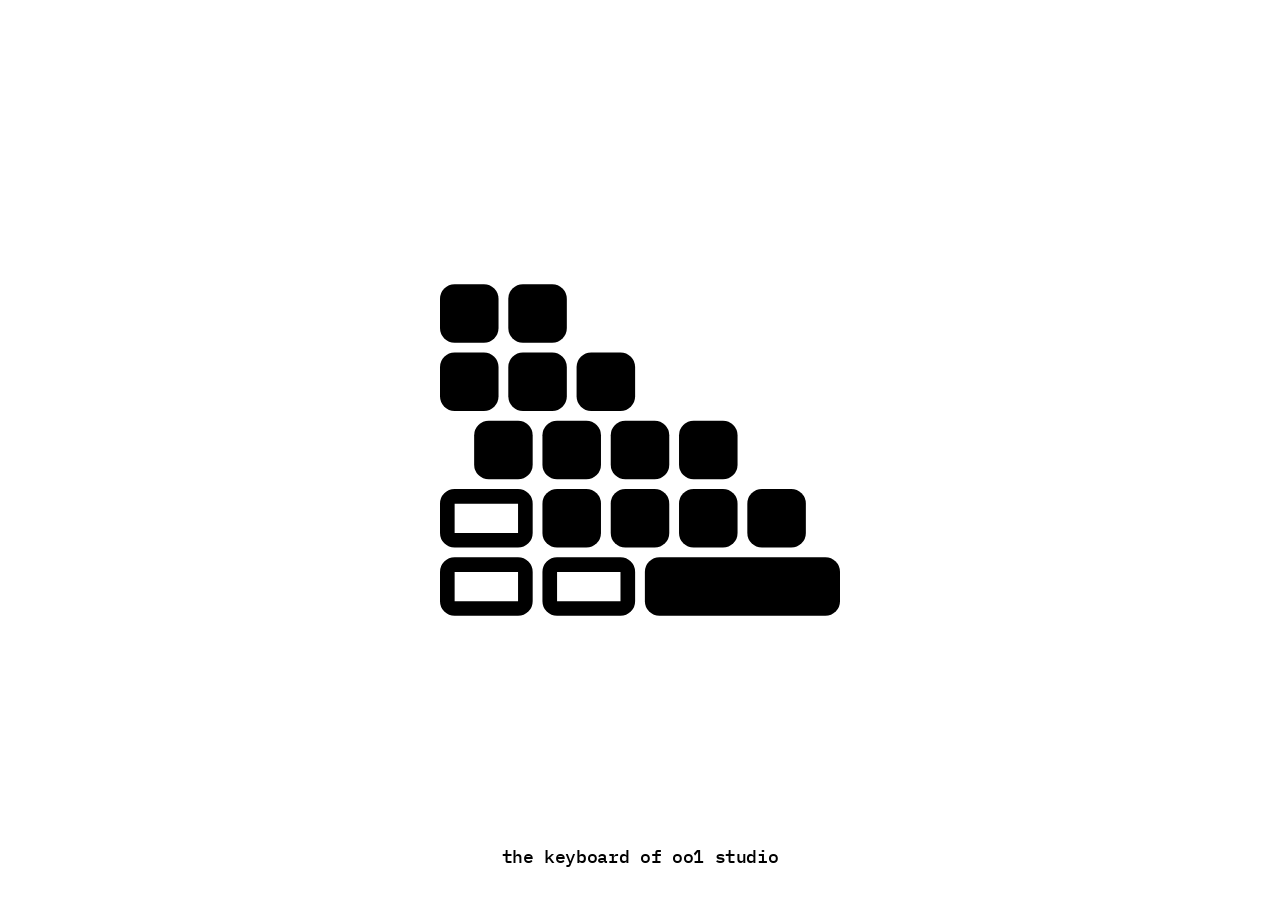
<file: index.html>
<!DOCTYPE html>
<html lang="en">
<head>
    <meta charset="UTF-8">
    <meta name="viewport" content="width=device-width, initial-scale=1.0">
    <title>the keyboard of oo1 studio</title>
        <link rel="icon" type="image/svg+xml" href="./assets/images/lok.svg">
    <link rel="stylesheet" href="./css/global.css">
        <link rel="stylesheet" href="./css/home.css">
    </head>
    <body>
        <main class="home-container">
                <img src="./assets/images/lok.svg" alt="oo1 studio logo" class="brand-logo">
                <h1 class="brand-title">the keyboard of oo1 studio</h1>
            </main>
    </body>
</html>
</file>
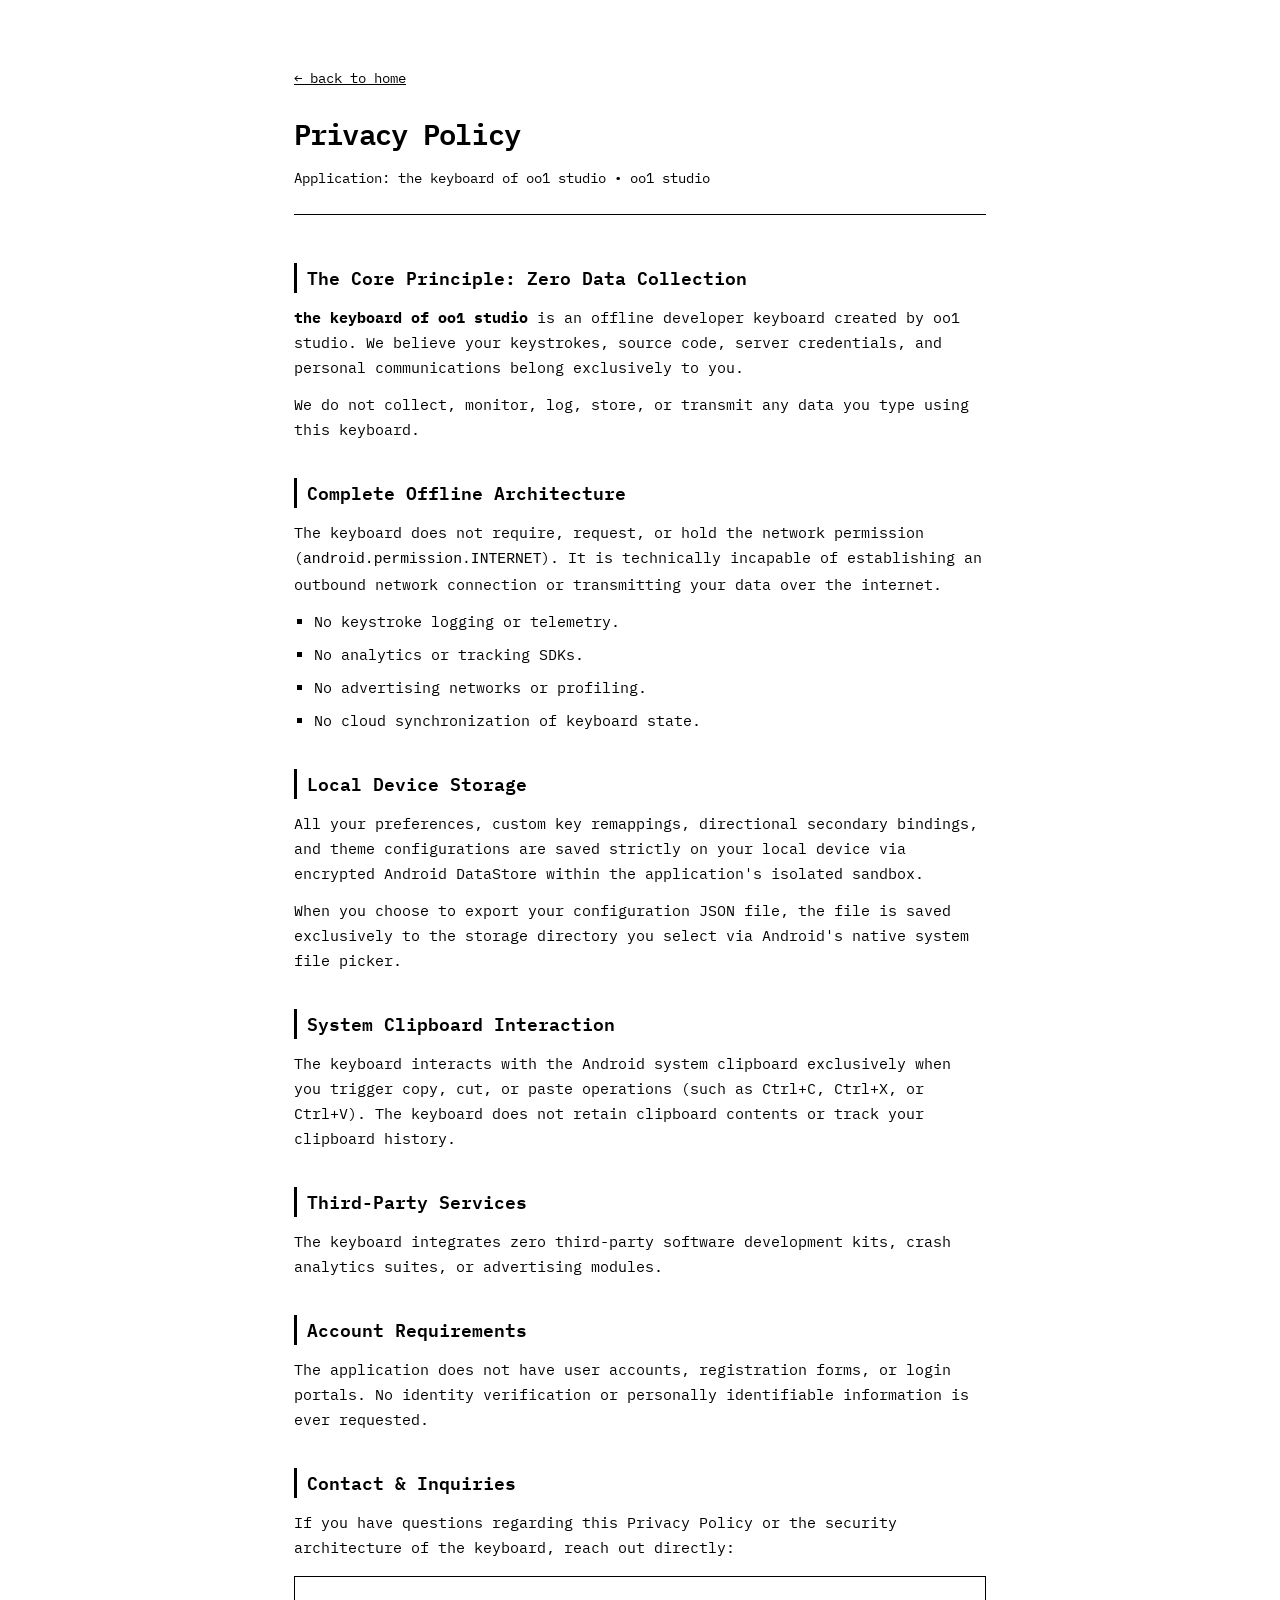
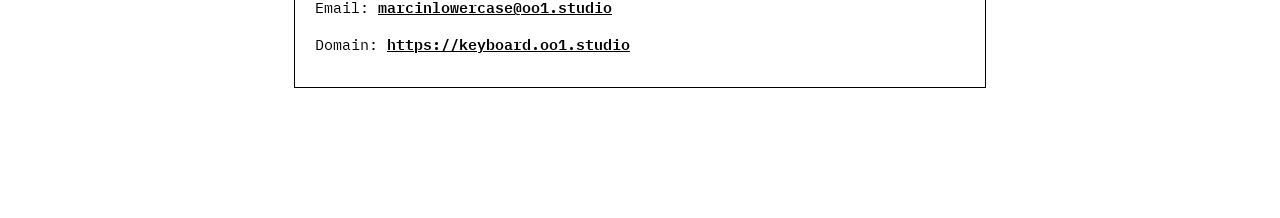
<file: privacy-policy.html>
<!DOCTYPE html>
<html lang="en">
<head>
    <meta charset="UTF-8">
    <meta name="viewport" content="width=device-width, initial-scale=1.0">
    <title>Privacy Policy - the keyboard of oo1 studio</title>
        <link rel="icon" type="image/svg+xml" href="./assets/images/lok.svg">
    <link rel="stylesheet" href="./css/global.css">
    <link rel="stylesheet" href="./css/privacy-policy.css">
</head>
<body>
    <article class="policy-wrapper">
        <header class="policy-header">
            <a href="./index.html" class="nav-back">&larr; back to home</a>
            <h1>Privacy Policy</h1>
            <p>Application: the keyboard of oo1 studio &bull; oo1 studio</p>
        </header>

        <section class="policy-section">
            <h2>The Core Principle: Zero Data Collection</h2>
            <p>
                <strong>the keyboard of oo1 studio</strong> is an offline developer keyboard created by oo1 studio. We believe your keystrokes, source code, server credentials, and personal communications belong exclusively to you.
            </p>
            <p>
                We do not collect, monitor, log, store, or transmit any data you type using this keyboard.
            </p>
        </section>

        <section class="policy-section">
            <h2>Complete Offline Architecture</h2>
            <p>
                The keyboard does not require, request, or hold the network permission (<code>android.permission.INTERNET</code>). It is technically incapable of establishing an outbound network connection or transmitting your data over the internet.
            </p>
            <ul>
                <li>No keystroke logging or telemetry.</li>
                <li>No analytics or tracking SDKs.</li>
                <li>No advertising networks or profiling.</li>
                <li>No cloud synchronization of keyboard state.</li>
            </ul>
        </section>

        <section class="policy-section">
            <h2>Local Device Storage</h2>
            <p>
                All your preferences, custom key remappings, directional secondary bindings, and theme configurations are saved strictly on your local device via encrypted Android DataStore within the application's isolated sandbox.
            </p>
            <p>
                When you choose to export your configuration JSON file, the file is saved exclusively to the storage directory you select via Android's native system file picker.
            </p>
        </section>

        <section class="policy-section">
            <h2>System Clipboard Interaction</h2>
            <p>
                The keyboard interacts with the Android system clipboard exclusively when you trigger copy, cut, or paste operations (such as Ctrl+C, Ctrl+X, or Ctrl+V). The keyboard does not retain clipboard contents or track your clipboard history.
            </p>
        </section>

        <section class="policy-section">
            <h2>Third-Party Services</h2>
            <p>
                The keyboard integrates zero third-party software development kits, crash analytics suites, or advertising modules.
            </p>
        </section>

        <section class="policy-section">
            <h2>Account Requirements</h2>
            <p>
                The application does not have user accounts, registration forms, or login portals. No identity verification or personally identifiable information is ever requested.
            </p>
        </section>

        <section class="policy-section">
            <h2>Contact & Inquiries</h2>
            <p>
                If you have questions regarding this Privacy Policy or the security architecture of the keyboard, reach out directly:
            </p>
            <div class="contact-box">
                <p>Email: <a href="mailto:marcinlowercase@oo1.studio">marcinlowercase@oo1.studio</a></p>
                <p>Domain: <a href="https://keyboard.oo1.studio">https://keyboard.oo1.studio</a></p>
            </div>
        </section>
    </article>
</body>
</html>
</file>
<file: css/global.css>
@import url('https://fonts.googleapis.com/css2?family=IBM+Plex+Mono:wght@400;500;600&display=swap');

* {
    box-sizing: border-box;
    margin: 0;
    padding: 0;
}

html, body {
    width: 100%;
    min-height: 100%;
    background-color: white;
    color: black;
    font-family: 'IBM Plex Mono', monospace;
    text-rendering: optimizeLegibility;
    -webkit-font-smoothing: antialiased;
}

a {
    color: black;
    text-decoration: underline;
}
</file>
<file: css/home.css>
.home-container {
    position: relative;
    width: 100vw;
    height: 100dvh;
    display: flex;
    justify-content: center;
    align-items: center;
    padding: 24px;
}

.brand-logo {
    width: 70vw;
    max-width: 400px;
    height: auto;
    display: block;
}

.brand-title {
    position: absolute;
    bottom: 32px;
    left: 0;
    width: 100%;
    text-align: center;
    font-size: 1.1rem;
    font-weight: 500;
    color: black;
    letter-spacing: -0.02em;
}
</file>
<file: css/privacy-policy.css>
.policy-wrapper {
    max-width: 740px;
    margin: 0 auto;
    padding: 64px 24px 96px;
    line-height: 1.7;
    background-color: white;
    color: black;
}

.policy-header {
    margin-bottom: 48px;
    border-bottom: 1px solid black;
    padding-bottom: 24px;
}

.policy-header .nav-back {
    display: inline-block;
    font-size: 0.85rem;
    margin-bottom: 20px;
    color: black;
}

.policy-header h1 {
    font-size: 1.8rem;
    font-weight: 600;
    margin-bottom: 8px;
    letter-spacing: -0.03em;
    color: black;
}

.policy-header p {
    font-size: 0.85rem;
    color: black;
}

.policy-section {
    margin-bottom: 36px;
}

.policy-section h2 {
    font-size: 1.1rem;
    font-weight: 600;
    margin-bottom: 12px;
    color: black;
    border-left: 3px solid black;
    padding-left: 10px;
}

.policy-section p {
    font-size: 0.92rem;
    margin-bottom: 12px;
    color: black;
}

.policy-section ul {
    list-style: square;
    padding-left: 20px;
    margin-bottom: 12px;
}

.policy-section li {
    font-size: 0.92rem;
    margin-bottom: 8px;
    color: black;
}

.contact-box {
    border: 1px solid black;
    border-radius: 0;
    padding: 18px 20px;
    margin-top: 16px;
    background-color: white;
    color: black;
}

.contact-box a {
    color: black;
    font-weight: 600;
}
</file>
